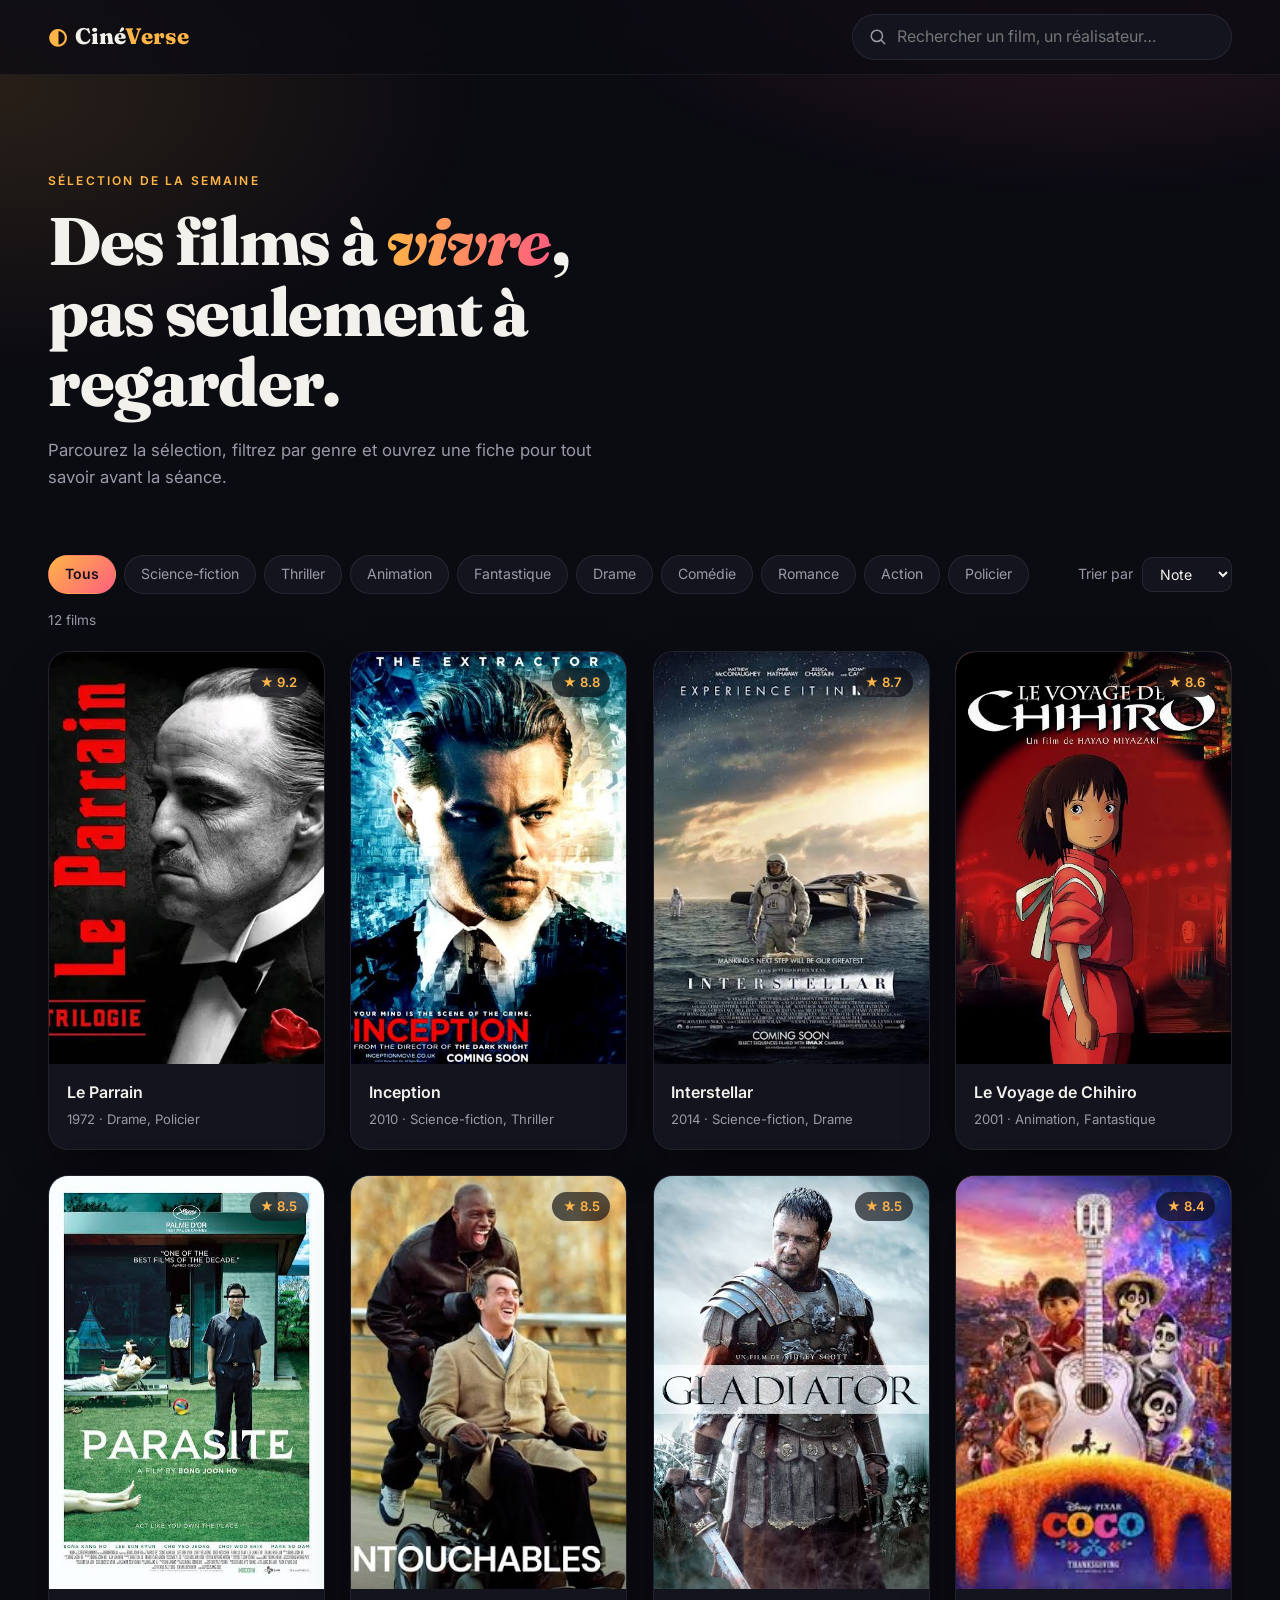
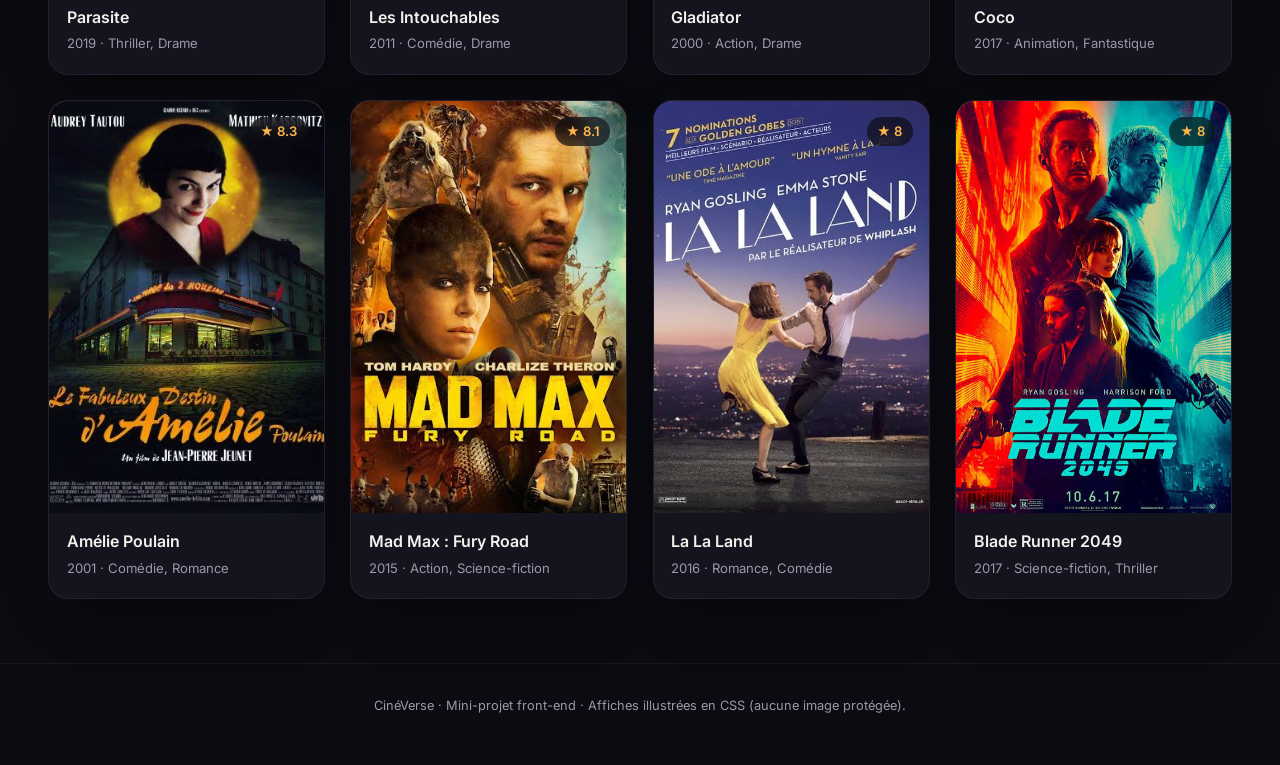
<file: cineverse/index.html>
<!DOCTYPE html>
<html lang="fr">
<head>
  <meta charset="UTF-8" />
  <meta name="viewport" content="width=device-width, initial-scale=1" />
  <title>CinéVerse — Votre cinéma, en cartes</title>
  <meta name="description" content="CinéVerse : découvrez une sélection de films présentée sous forme de cartes élégantes. Recherche, filtres par genre et fiches détaillées." />
  <link rel="preconnect" href="https://fonts.googleapis.com" />
  <link rel="preconnect" href="https://fonts.gstatic.com" crossorigin />
  <link href="https://fonts.googleapis.com/css2?family=Fraunces:opsz,wght@9..144,600;9..144,800&family=Inter:wght@400;500;600&display=swap" rel="stylesheet" />
  <link rel="stylesheet" href="style.css" />
</head>
<body>
  <div class="bg-glow" aria-hidden="true"></div>

  <header class="topbar">
    <a class="logo" href="#" aria-label="CinéVerse, accueil">
      <span class="logo-mark">◐</span> Ciné<span>Verse</span>
    </a>
    <div class="search">
      <svg viewBox="0 0 24 24" width="18" height="18" aria-hidden="true"><path fill="none" stroke="currentColor" stroke-width="2" stroke-linecap="round" d="m21 21-4.3-4.3M10.5 18a7.5 7.5 0 1 1 0-15 7.5 7.5 0 0 1 0 15Z"/></svg>
      <input id="search" type="search" placeholder="Rechercher un film, un réalisateur…" aria-label="Rechercher un film" />
    </div>
  </header>

  <main>
    <section class="hero">
      <p class="eyebrow">Sélection de la semaine</p>
      <h1>Des films à <em>vivre</em>,<br />pas seulement à regarder.</h1>
      <p class="lead">Parcourez la sélection, filtrez par genre et ouvrez une fiche pour tout savoir avant la séance.</p>
    </section>

    <section class="controls" aria-label="Filtres">
      <div id="chips" class="chips" role="tablist"></div>
      <label class="sort">
        Trier par
        <select id="sort">
          <option value="rating">Note</option>
          <option value="year">Année</option>
          <option value="title">Titre</option>
        </select>
      </label>
    </section>

    <p id="count" class="count" aria-live="polite"></p>
    <section id="grid" class="grid" aria-label="Liste des films"></section>
    <p id="empty" class="empty" hidden>Aucun film ne correspond à votre recherche.</p>
  </main>

  <dialog id="modal" class="modal" aria-labelledby="m-title">
    <button class="close" id="close" aria-label="Fermer">✕</button>
    <div class="m-poster" id="m-poster"></div>
    <div class="m-body">
      <p class="m-meta" id="m-meta"></p>
      <h2 id="m-title"></h2>
      <p class="m-dir" id="m-dir"></p>
      <div class="m-tags" id="m-tags"></div>
      <p class="m-syn" id="m-syn"></p>
      <div class="m-actions">
        <button class="btn primary" id="m-fav">♡ Ajouter aux favoris</button>
        <button class="btn" id="m-close2">Fermer</button>
      </div>
    </div>
  </dialog>

  <footer class="footer">
    <p>CinéVerse · Mini-projet front-end · Affiches illustrées en CSS (aucune image protégée).</p>
  </footer>

  <script src="app.js"></script>
</body>
</html>
</file>
<file: cineverse/style.css>
:root {
  --bg: #0b0b12;
  --surface: #14141f;
  --surface-2: #1c1c2b;
  --text: #f3f1ec;
  --muted: #9b99a8;
  --accent: #ffb547;
  --accent-2: #ff5e7e;
  --radius: 20px;
  --shadow: 0 20px 50px -20px rgba(0, 0, 0, .8);
}

* { box-sizing: border-box; margin: 0; padding: 0; }
html { scroll-behavior: smooth; }

body {
  font-family: "Inter", system-ui, sans-serif;
  background: var(--bg);
  color: var(--text);
  line-height: 1.6;
  min-height: 100vh;
}

.bg-glow {
  position: fixed; inset: 0; z-index: -1; pointer-events: none;
  background:
    radial-gradient(60rem 30rem at 85% -10%, rgba(255, 94, 126, .18), transparent 60%),
    radial-gradient(50rem 30rem at 0% 10%, rgba(255, 181, 71, .12), transparent 60%);
}

/* Topbar */
.topbar {
  position: sticky; top: 0; z-index: 20;
  display: flex; align-items: center; justify-content: space-between; gap: 1rem;
  padding: .9rem clamp(1rem, 4vw, 3rem);
  background: rgba(11, 11, 18, .75);
  backdrop-filter: blur(14px);
  border-bottom: 1px solid rgba(255, 255, 255, .06);
}
.logo {
  font-family: "Fraunces", serif; font-weight: 800; font-size: 1.4rem;
  color: var(--text); text-decoration: none; white-space: nowrap;
}
.logo span { color: var(--accent); }
.logo-mark { color: var(--accent-2); margin-right: .2rem; }

.search {
  display: flex; align-items: center; gap: .6rem;
  background: var(--surface); border: 1px solid rgba(255, 255, 255, .08);
  padding: .55rem 1rem; border-radius: 999px; color: var(--muted);
  width: min(380px, 55vw); transition: border-color .2s, box-shadow .2s;
}
.search:focus-within { border-color: var(--accent); box-shadow: 0 0 0 4px rgba(255, 181, 71, .15); }
.search input {
  flex: 1; background: none; border: 0; outline: 0; color: var(--text); font: inherit; min-width: 0;
}

/* Hero */
main { max-width: 1280px; margin: 0 auto; padding: 0 clamp(1rem, 4vw, 3rem) 4rem; }
.hero { padding: clamp(2.5rem, 8vw, 6rem) 0 2rem; max-width: 760px; }
.eyebrow {
  text-transform: uppercase; letter-spacing: .18em; font-size: .75rem;
  color: var(--accent); font-weight: 600; margin-bottom: 1rem;
}
.hero h1 {
  font-family: "Fraunces", serif; font-weight: 800;
  font-size: clamp(2.2rem, 6vw, 4.2rem); line-height: 1.05; letter-spacing: -.02em;
}
.hero h1 em {
  font-style: italic;
  background: linear-gradient(90deg, var(--accent), var(--accent-2));
  -webkit-background-clip: text; background-clip: text; color: transparent;
}
.lead { color: var(--muted); margin-top: 1.2rem; font-size: 1.05rem; max-width: 52ch; }

/* Controls */
.controls {
  display: flex; flex-wrap: wrap; align-items: center; justify-content: space-between;
  gap: 1rem; margin: 2rem 0 1rem;
}
.chips { display: flex; flex-wrap: wrap; gap: .5rem; }
.chip {
  background: var(--surface); color: var(--muted);
  border: 1px solid rgba(255, 255, 255, .08); border-radius: 999px;
  padding: .45rem 1rem; font: inherit; font-size: .88rem; cursor: pointer;
  transition: all .2s;
}
.chip:hover { color: var(--text); border-color: rgba(255, 255, 255, .25); }
.chip.active {
  background: linear-gradient(135deg, var(--accent), var(--accent-2));
  color: #1a1020; border-color: transparent; font-weight: 600;
}
.sort { color: var(--muted); font-size: .88rem; display: flex; align-items: center; gap: .6rem; }
.sort select {
  background: var(--surface); color: var(--text); border: 1px solid rgba(255, 255, 255, .08);
  padding: .45rem .8rem; border-radius: 10px; font: inherit;
}
.count { color: var(--muted); font-size: .85rem; margin-bottom: 1.2rem; }

/* Grid & cards */
.grid {
  display: grid; gap: 1.6rem;
  grid-template-columns: repeat(auto-fill, minmax(230px, 1fr));
}
.card {
  position: relative; background: var(--surface); border-radius: var(--radius);
  overflow: hidden; cursor: pointer; border: 1px solid rgba(255, 255, 255, .06);
  box-shadow: var(--shadow); text-align: left; color: inherit; font: inherit;
  transition: transform .35s cubic-bezier(.2, .8, .2, 1), border-color .3s;
  animation: rise .6s both;
}
.card:hover, .card:focus-visible {
  transform: translateY(-8px) scale(1.02); border-color: rgba(255, 181, 71, .5); outline: 0;
}
@keyframes rise { from { opacity: 0; transform: translateY(24px); } to { opacity: 1; transform: none; } }

.poster {
  position: relative; aspect-ratio: 2 / 3; overflow: hidden;
  display: flex; align-items: flex-end; padding: 1.2rem;
}
.poster::before {
  content: ""; position: absolute; inset: 0;
  background:
    radial-gradient(circle at 75% 20%, rgba(255, 255, 255, .35), transparent 38%),
    repeating-linear-gradient(135deg, rgba(255, 255, 255, .05) 0 2px, transparent 2px 14px);
  mix-blend-mode: overlay;
}
.poster::after {
  content: ""; position: absolute; inset: 0;
  background: linear-gradient(to top, rgba(0, 0, 0, .75), transparent 60%);
}
.poster-title {
  position: relative; z-index: 1; font-family: "Fraunces", serif; font-weight: 800;
  font-size: 1.5rem; line-height: 1.05; text-shadow: 0 2px 12px rgba(0, 0, 0, .5);
}
.poster-emoji {
  position: absolute; top: 1rem; left: 1rem; z-index: 1; font-size: 2.2rem;
  filter: drop-shadow(0 4px 10px rgba(0, 0, 0, .4));
}
.rating {
  position: absolute; top: 1rem; right: 1rem; z-index: 1;
  background: rgba(10, 10, 16, .65); backdrop-filter: blur(8px);
  padding: .25rem .65rem; border-radius: 999px; font-size: .82rem; font-weight: 600;
  color: var(--accent);
}
.poster-img {
  position: absolute; inset: 0; width: 100%; height: 100%;
  object-fit: cover; z-index: 0;
}
.poster.has-img::before,
.poster.has-img::after,
.poster.has-img .poster-emoji,
.poster.has-img .poster-title { display: none; }
.card-info { padding: 1rem 1.1rem 1.2rem; }
.card-info h3 { font-size: 1rem; font-weight: 600; }
.card-info p { color: var(--muted); font-size: .82rem; margin-top: .2rem; }

.empty { text-align: center; color: var(--muted); padding: 3rem 0; }

/* Modal */
.modal {
  margin: auto; width: min(760px, 92vw); border: 0; border-radius: 26px;
  background: var(--surface); color: var(--text); overflow: hidden;
  box-shadow: 0 40px 100px -20px #000;
}
.modal[open] { display: grid; grid-template-columns: 260px 1fr; animation: pop .35s cubic-bezier(.2, .8, .2, 1); }
.modal::backdrop { background: rgba(5, 5, 10, .75); backdrop-filter: blur(6px); }
@keyframes pop { from { opacity: 0; transform: scale(.94); } to { opacity: 1; transform: none; } }
.m-poster { min-height: 100%; position: relative; }
.m-poster .poster { height: 100%; aspect-ratio: auto; min-height: 340px; }
.m-body { padding: 2rem; }
.m-meta { color: var(--accent); font-size: .8rem; text-transform: uppercase; letter-spacing: .12em; font-weight: 600; }
.m-body h2 { font-family: "Fraunces", serif; font-size: 2rem; line-height: 1.1; margin: .4rem 0; }
.m-dir { color: var(--muted); font-size: .92rem; }
.m-tags { display: flex; flex-wrap: wrap; gap: .4rem; margin: 1rem 0; }
.tag { background: var(--surface-2); padding: .2rem .7rem; border-radius: 999px; font-size: .78rem; color: var(--muted); }
.m-syn { margin-bottom: 1.5rem; }
.m-actions { display: flex; gap: .7rem; flex-wrap: wrap; }
.btn {
  font: inherit; font-weight: 600; cursor: pointer; padding: .65rem 1.2rem; border-radius: 12px;
  background: var(--surface-2); color: var(--text); border: 1px solid rgba(255, 255, 255, .1); transition: transform .15s;
}
.btn:hover { transform: translateY(-2px); }
.btn.primary { background: linear-gradient(135deg, var(--accent), var(--accent-2)); color: #1a1020; border: 0; }
.close {
  position: absolute; top: .9rem; right: .9rem; z-index: 3; width: 36px; height: 36px; border-radius: 50%;
  border: 0; background: rgba(0, 0, 0, .5); color: #fff; cursor: pointer; font-size: 1rem;
}

.footer { text-align: center; color: var(--muted); font-size: .8rem; padding: 2rem 1rem 3rem; border-top: 1px solid rgba(255, 255, 255, .05); }

@media (max-width: 640px) {
  .modal[open] { grid-template-columns: 1fr; max-height: 92vh; overflow-y: auto; }
  .m-poster .poster { min-height: 220px; }
  .m-body { padding: 1.4rem; }
  .search { width: 48vw; }
}
@media (prefers-reduced-motion: reduce) {
  *, *::before, *::after { animation: none !important; transition: none !important; }
}
</file>
